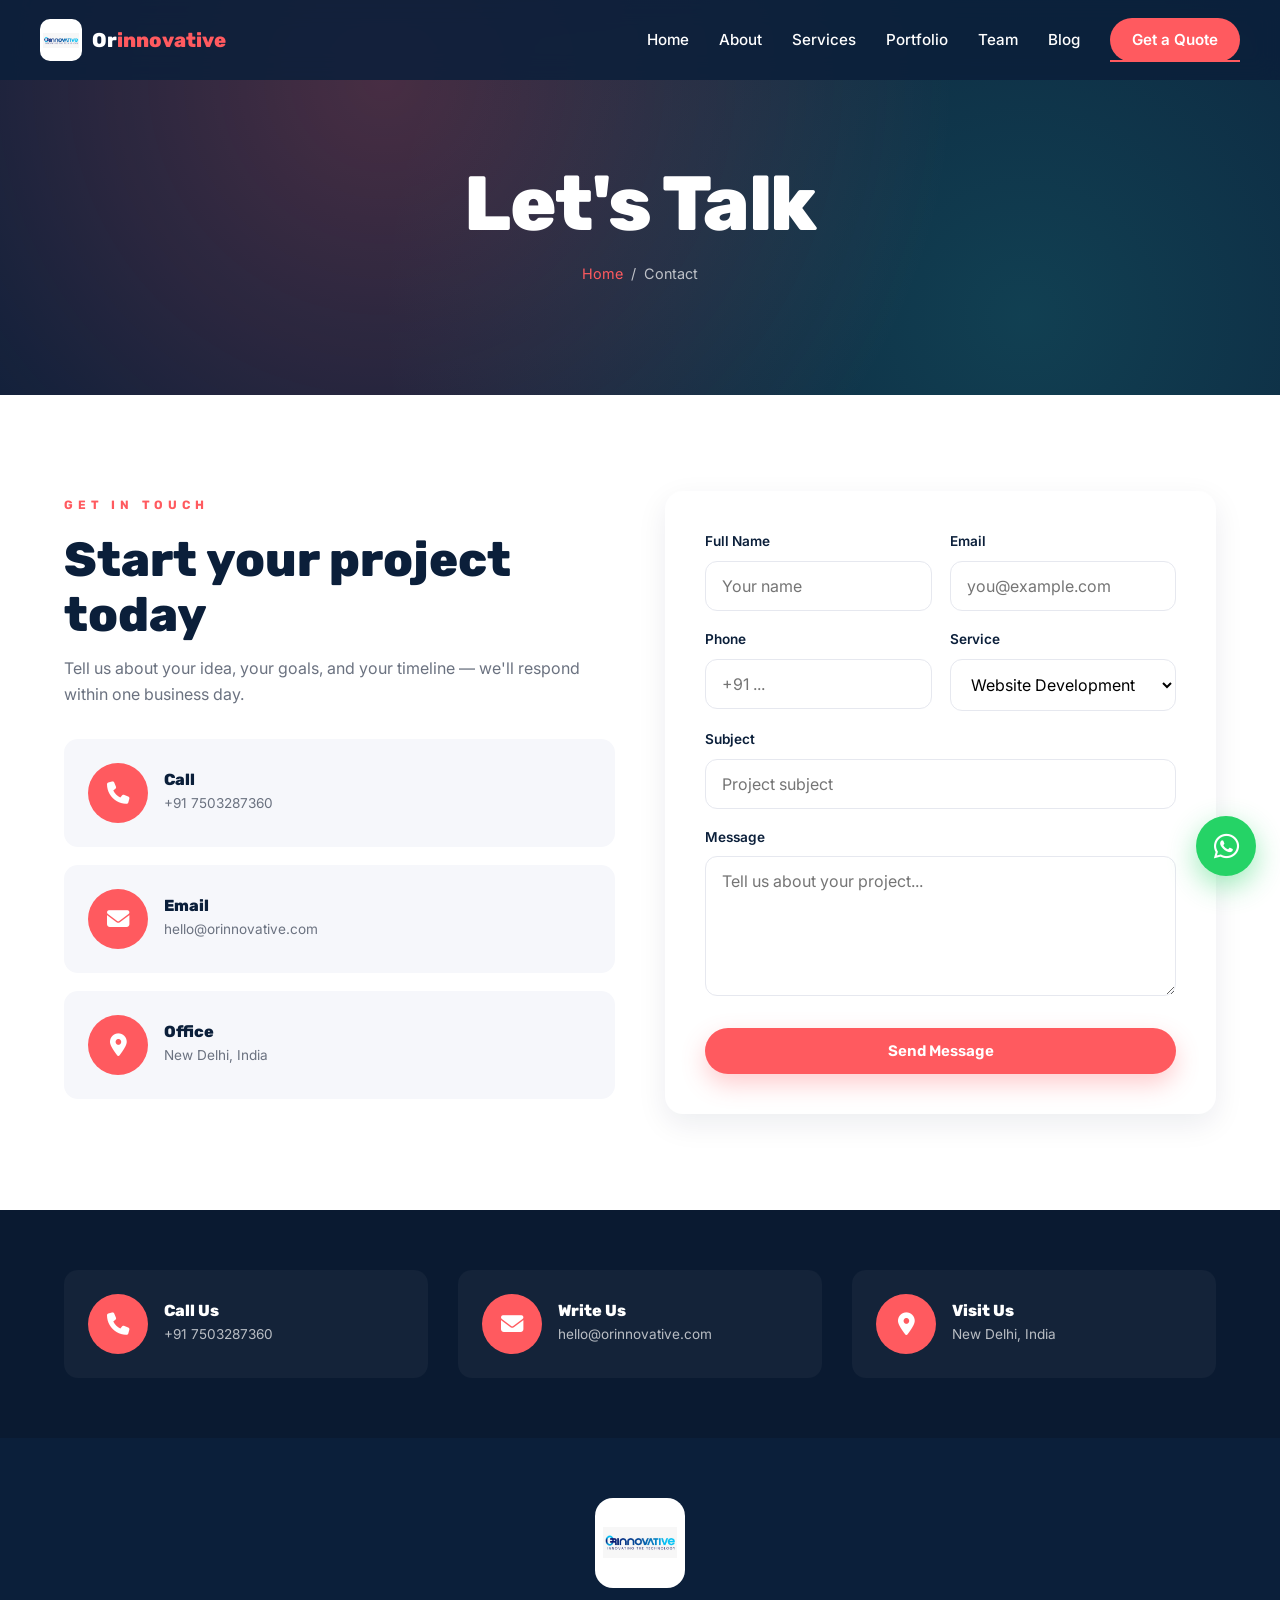
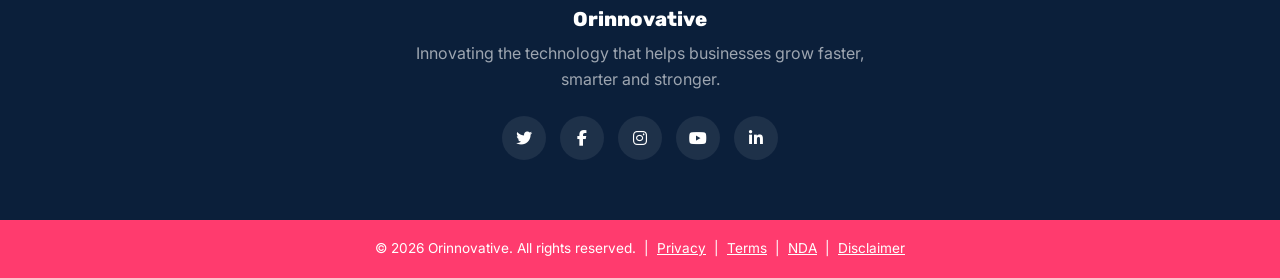
<file: contact.html>
<!DOCTYPE html>
<html lang="en">
<head>
<meta charset="UTF-8" />
<meta name="viewport" content="width=device-width, initial-scale=1.0" />
<title>Contact Us — Orinnovative</title>
<meta name="description" content="Get in touch with Orinnovative — quote requests, partnerships and free consultations." />
<link rel="icon" href="images/logo.jpeg" />
<link rel="preconnect" href="https://fonts.googleapis.com">
<link rel="preconnect" href="https://fonts.gstatic.com" crossorigin>
<link href="https://fonts.googleapis.com/css2?family=Rubik:wght@400;500;600;700;800;900&family=Inter:wght@300;400;500;600;700&display=swap" rel="stylesheet">
<link rel="stylesheet" href="https://cdnjs.cloudflare.com/ajax/libs/font-awesome/6.5.1/css/all.min.css">
<link rel="stylesheet" href="css/style.css">
</head>
<body>

<header class="header">
  <div class="container nav">
    <a class="brand" href="index.html">
      <img src="images/logo.jpeg" alt="Orinnovative logo" />
      <span>Or<em>innovative</em></span>
    </a>
    <nav class="menu">
      <a href="index.html">Home</a>
      <a href="about.html">About</a>
      <a href="services.html">Services</a>
      <a href="portfolio.html">Portfolio</a>
      <a href="team.html">Team</a>
      <a href="blog.html">Blog</a>
      <a href="contact.html" class="cta">Get a Quote</a>
    </nav>
    <button class="burger" aria-label="Menu">&#9776;</button>
  </div>
</header>

<section class="page-hero">
  <div class="container">
    <h1 class="reveal">Let's Talk</h1>
    <div class="crumbs reveal delay-1"><a href="index.html">Home</a> &nbsp;/&nbsp; Contact</div>
  </div>
</section>

<section>
  <div class="container">
    <div class="grid grid-2" style="gap:50px;align-items:start">
      <div class="reveal-left">
        <p class="eyebrow">Get in touch</p>
        <h2>Start your project today</h2>
        <p style="margin-top:14px">Tell us about your idea, your goals, and your timeline — we'll respond within one business day.</p>
        <div style="margin-top:32px;display:flex;flex-direction:column;gap:18px">
          <div class="contact-card" style="background:var(--soft)"><div class="ic"><i class="fa-solid fa-phone"></i></div><div><h4 style="color:var(--navy)">Call</h4><p style="color:var(--muted)">+91 7503287360</p></div></div>
          <div class="contact-card" style="background:var(--soft)"><div class="ic"><i class="fa-solid fa-envelope"></i></div><div><h4 style="color:var(--navy)">Email</h4><p style="color:var(--muted)">hello@orinnovative.com</p></div></div>
          <div class="contact-card" style="background:var(--soft)"><div class="ic"><i class="fa-solid fa-location-dot"></i></div><div><h4 style="color:var(--navy)">Office</h4><p style="color:var(--muted)">New Delhi, India</p></div></div>
        </div>
      </div>
      <form id="contact-form" class="form-card reveal-right">
        <div class="form-row">
          <div class="field"><label>Full Name</label><input required type="text" placeholder="Your name"></div>
          <div class="field"><label>Email</label><input required type="email" placeholder="you@example.com"></div>
        </div>
        <div class="form-row">
          <div class="field"><label>Phone</label><input type="tel" placeholder="+91 ..."></div>
          <div class="field"><label>Service</label><select><option>Website Development</option><option>Mobile App</option><option>Custom Software</option><option>Blockchain</option><option>UI/UX Design</option><option>Digital Marketing</option></select></div>
        </div>
        <div class="field" style="margin-bottom:18px"><label>Subject</label><input type="text" placeholder="Project subject"></div>
        <div class="field" style="margin-bottom:24px"><label>Message</label><textarea required placeholder="Tell us about your project..."></textarea></div>
        <button type="submit" class="btn btn-solid" style="width:100%;justify-content:center">Send Message</button>
      </form>
    </div>
  </div>
</section>

<footer class="footer">
  <div class="contact-band">
    <div class="container">
      <div class="grid grid-3">
        <div class="contact-card reveal"><div class="ic"><i class="fa-solid fa-phone"></i></div><div><h4>Call Us</h4><p>+91 7503287360</p></div></div>
        <div class="contact-card reveal delay-1"><div class="ic"><i class="fa-solid fa-envelope"></i></div><div><h4>Write Us</h4><p>hello@orinnovative.com</p></div></div>
        <div class="contact-card reveal delay-2"><div class="ic"><i class="fa-solid fa-location-dot"></i></div><div><h4>Visit Us</h4><p>New Delhi, India</p></div></div>
      </div>
    </div>
  </div>
  <div class="footer-mid">
    <div class="container">
      <img src="images/logo.jpeg" alt="Orinnovative" />
      <h3 style="color:#fff">Orinnovative</h3>
      <p style="color:rgba(255,255,255,.6);max-width:480px;margin:10px auto 0">Innovating the technology that helps businesses grow faster, smarter and stronger.</p>
      <div class="socials">
        <a href="#" aria-label="Twitter"><i class="fa-brands fa-twitter"></i></a>
        <a href="#" aria-label="Facebook"><i class="fa-brands fa-facebook-f"></i></a>
        <a href="#" aria-label="Instagram"><i class="fa-brands fa-instagram"></i></a>
        <a href="#" aria-label="YouTube"><i class="fa-brands fa-youtube"></i></a>
        <a href="#" aria-label="LinkedIn"><i class="fa-brands fa-linkedin-in"></i></a>
      </div>
    </div>
  </div>
  <div class="copy">
    <div class="container">© 2026 Orinnovative. All rights reserved. &nbsp;|&nbsp; <a href="privacy.html">Privacy</a> &nbsp;|&nbsp; <a href="terms.html">Terms</a> &nbsp;|&nbsp; <a href="nda.html">NDA</a> &nbsp;|&nbsp; <a href="disclaimer.html">Disclaimer</a></div>
  </div>
</footer>
<a class="wa" href="https://wa.me/917503287360" target="_blank" rel="noopener" aria-label="WhatsApp"><i class="fa-brands fa-whatsapp"></i></a>
<script src="js/main.js"></script>
</body>
</html>
</file>
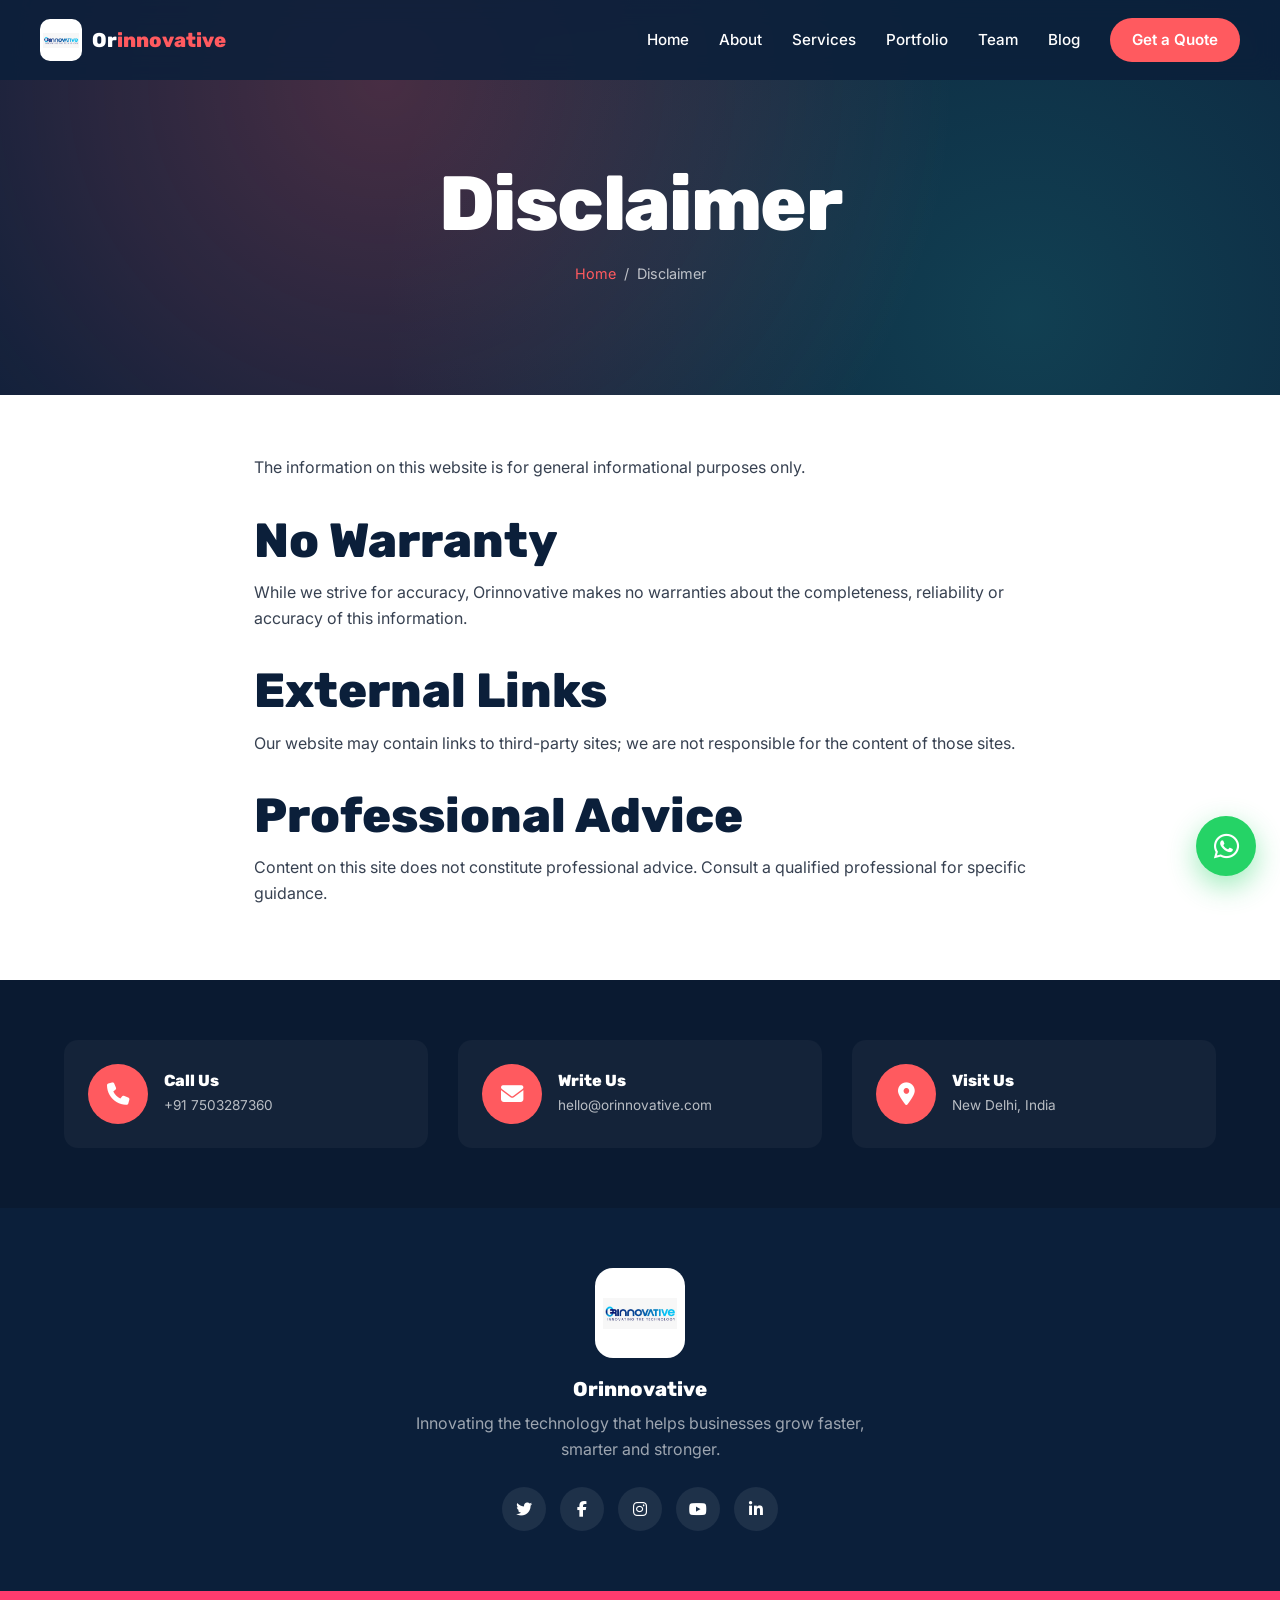
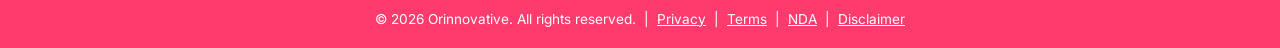
<file: disclaimer.html>
<!DOCTYPE html>
<html lang="en">
<head>
<meta charset="UTF-8" />
<meta name="viewport" content="width=device-width, initial-scale=1.0" />
<title>Disclaimer — Orinnovative</title>
<meta name="description" content="Disclaimer — Orinnovative" />
<link rel="icon" href="images/logo.jpeg" />
<link rel="preconnect" href="https://fonts.googleapis.com">
<link rel="preconnect" href="https://fonts.gstatic.com" crossorigin>
<link href="https://fonts.googleapis.com/css2?family=Rubik:wght@400;500;600;700;800;900&family=Inter:wght@300;400;500;600;700&display=swap" rel="stylesheet">
<link rel="stylesheet" href="https://cdnjs.cloudflare.com/ajax/libs/font-awesome/6.5.1/css/all.min.css">
<link rel="stylesheet" href="css/style.css">
</head>
<body>

<header class="header">
  <div class="container nav">
    <a class="brand" href="index.html">
      <img src="images/logo.jpeg" alt="Orinnovative logo" />
      <span>Or<em>innovative</em></span>
    </a>
    <nav class="menu">
      <a href="index.html">Home</a>
      <a href="about.html">About</a>
      <a href="services.html">Services</a>
      <a href="portfolio.html">Portfolio</a>
      <a href="team.html">Team</a>
      <a href="blog.html">Blog</a>
      <a href="contact.html" class="cta">Get a Quote</a>
    </nav>
    <button class="burger" aria-label="Menu">&#9776;</button>
  </div>
</header>

<section class="page-hero">
  <div class="container">
    <h1 class="reveal">Disclaimer</h1>
    <div class="crumbs reveal delay-1"><a href="index.html">Home</a> &nbsp;/&nbsp; Disclaimer</div>
  </div>
</section>
<section class="legal"><div class="container" style="max-width:820px">
<p>The information on this website is for general informational purposes only.</p>
<h2>No Warranty</h2><p>While we strive for accuracy, Orinnovative makes no warranties about the completeness, reliability or accuracy of this information.</p>
<h2>External Links</h2><p>Our website may contain links to third-party sites; we are not responsible for the content of those sites.</p>
<h2>Professional Advice</h2><p>Content on this site does not constitute professional advice. Consult a qualified professional for specific guidance.</p>
</div></section>
<footer class="footer">
  <div class="contact-band">
    <div class="container">
      <div class="grid grid-3">
        <div class="contact-card reveal"><div class="ic"><i class="fa-solid fa-phone"></i></div><div><h4>Call Us</h4><p>+91 7503287360</p></div></div>
        <div class="contact-card reveal delay-1"><div class="ic"><i class="fa-solid fa-envelope"></i></div><div><h4>Write Us</h4><p>hello@orinnovative.com</p></div></div>
        <div class="contact-card reveal delay-2"><div class="ic"><i class="fa-solid fa-location-dot"></i></div><div><h4>Visit Us</h4><p>New Delhi, India</p></div></div>
      </div>
    </div>
  </div>
  <div class="footer-mid">
    <div class="container">
      <img src="images/logo.jpeg" alt="Orinnovative" />
      <h3 style="color:#fff">Orinnovative</h3>
      <p style="color:rgba(255,255,255,.6);max-width:480px;margin:10px auto 0">Innovating the technology that helps businesses grow faster, smarter and stronger.</p>
      <div class="socials">
        <a href="#" aria-label="Twitter"><i class="fa-brands fa-twitter"></i></a>
        <a href="#" aria-label="Facebook"><i class="fa-brands fa-facebook-f"></i></a>
        <a href="#" aria-label="Instagram"><i class="fa-brands fa-instagram"></i></a>
        <a href="#" aria-label="YouTube"><i class="fa-brands fa-youtube"></i></a>
        <a href="#" aria-label="LinkedIn"><i class="fa-brands fa-linkedin-in"></i></a>
      </div>
    </div>
  </div>
  <div class="copy">
    <div class="container">© 2026 Orinnovative. All rights reserved. &nbsp;|&nbsp; <a href="privacy.html">Privacy</a> &nbsp;|&nbsp; <a href="terms.html">Terms</a> &nbsp;|&nbsp; <a href="nda.html">NDA</a> &nbsp;|&nbsp; <a href="disclaimer.html">Disclaimer</a></div>
  </div>
</footer>
<a class="wa" href="https://wa.me/917503287360" target="_blank" rel="noopener" aria-label="WhatsApp"><i class="fa-brands fa-whatsapp"></i></a>
<script src="js/main.js"></script>
</body>
</html>
</file>
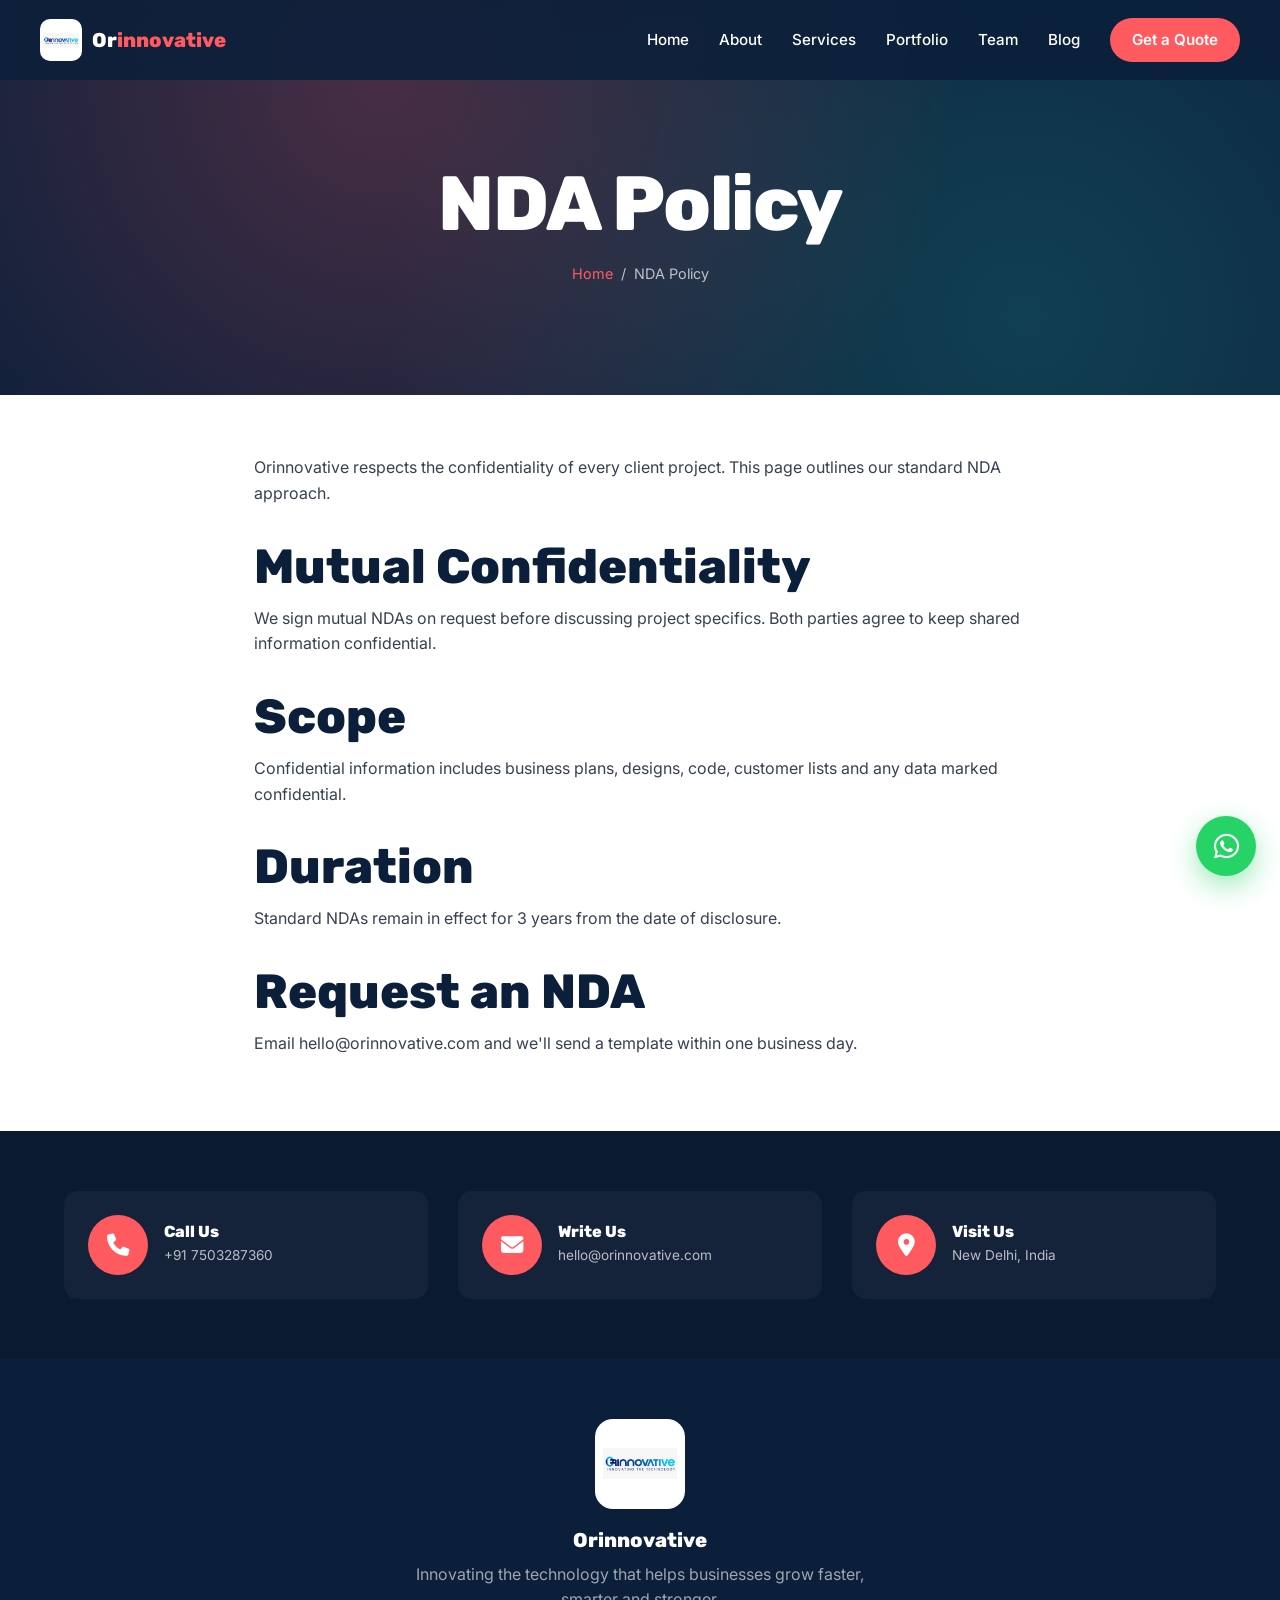
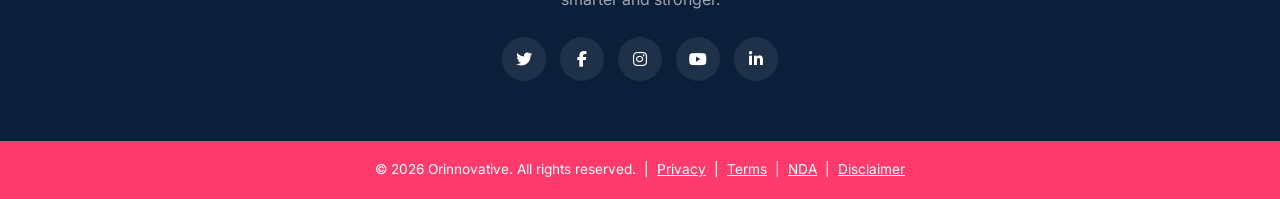
<file: nda.html>
<!DOCTYPE html>
<html lang="en">
<head>
<meta charset="UTF-8" />
<meta name="viewport" content="width=device-width, initial-scale=1.0" />
<title>NDA Policy — Orinnovative</title>
<meta name="description" content="NDA Policy — Orinnovative" />
<link rel="icon" href="images/logo.jpeg" />
<link rel="preconnect" href="https://fonts.googleapis.com">
<link rel="preconnect" href="https://fonts.gstatic.com" crossorigin>
<link href="https://fonts.googleapis.com/css2?family=Rubik:wght@400;500;600;700;800;900&family=Inter:wght@300;400;500;600;700&display=swap" rel="stylesheet">
<link rel="stylesheet" href="https://cdnjs.cloudflare.com/ajax/libs/font-awesome/6.5.1/css/all.min.css">
<link rel="stylesheet" href="css/style.css">
</head>
<body>

<header class="header">
  <div class="container nav">
    <a class="brand" href="index.html">
      <img src="images/logo.jpeg" alt="Orinnovative logo" />
      <span>Or<em>innovative</em></span>
    </a>
    <nav class="menu">
      <a href="index.html">Home</a>
      <a href="about.html">About</a>
      <a href="services.html">Services</a>
      <a href="portfolio.html">Portfolio</a>
      <a href="team.html">Team</a>
      <a href="blog.html">Blog</a>
      <a href="contact.html" class="cta">Get a Quote</a>
    </nav>
    <button class="burger" aria-label="Menu">&#9776;</button>
  </div>
</header>

<section class="page-hero">
  <div class="container">
    <h1 class="reveal">NDA Policy</h1>
    <div class="crumbs reveal delay-1"><a href="index.html">Home</a> &nbsp;/&nbsp; NDA Policy</div>
  </div>
</section>
<section class="legal"><div class="container" style="max-width:820px">
<p>Orinnovative respects the confidentiality of every client project. This page outlines our standard NDA approach.</p>
<h2>Mutual Confidentiality</h2><p>We sign mutual NDAs on request before discussing project specifics. Both parties agree to keep shared information confidential.</p>
<h2>Scope</h2><p>Confidential information includes business plans, designs, code, customer lists and any data marked confidential.</p>
<h2>Duration</h2><p>Standard NDAs remain in effect for 3 years from the date of disclosure.</p>
<h2>Request an NDA</h2><p>Email hello@orinnovative.com and we'll send a template within one business day.</p>
</div></section>
<footer class="footer">
  <div class="contact-band">
    <div class="container">
      <div class="grid grid-3">
        <div class="contact-card reveal"><div class="ic"><i class="fa-solid fa-phone"></i></div><div><h4>Call Us</h4><p>+91 7503287360</p></div></div>
        <div class="contact-card reveal delay-1"><div class="ic"><i class="fa-solid fa-envelope"></i></div><div><h4>Write Us</h4><p>hello@orinnovative.com</p></div></div>
        <div class="contact-card reveal delay-2"><div class="ic"><i class="fa-solid fa-location-dot"></i></div><div><h4>Visit Us</h4><p>New Delhi, India</p></div></div>
      </div>
    </div>
  </div>
  <div class="footer-mid">
    <div class="container">
      <img src="images/logo.jpeg" alt="Orinnovative" />
      <h3 style="color:#fff">Orinnovative</h3>
      <p style="color:rgba(255,255,255,.6);max-width:480px;margin:10px auto 0">Innovating the technology that helps businesses grow faster, smarter and stronger.</p>
      <div class="socials">
        <a href="#" aria-label="Twitter"><i class="fa-brands fa-twitter"></i></a>
        <a href="#" aria-label="Facebook"><i class="fa-brands fa-facebook-f"></i></a>
        <a href="#" aria-label="Instagram"><i class="fa-brands fa-instagram"></i></a>
        <a href="#" aria-label="YouTube"><i class="fa-brands fa-youtube"></i></a>
        <a href="#" aria-label="LinkedIn"><i class="fa-brands fa-linkedin-in"></i></a>
      </div>
    </div>
  </div>
  <div class="copy">
    <div class="container">© 2026 Orinnovative. All rights reserved. &nbsp;|&nbsp; <a href="privacy.html">Privacy</a> &nbsp;|&nbsp; <a href="terms.html">Terms</a> &nbsp;|&nbsp; <a href="nda.html">NDA</a> &nbsp;|&nbsp; <a href="disclaimer.html">Disclaimer</a></div>
  </div>
</footer>
<a class="wa" href="https://wa.me/917503287360" target="_blank" rel="noopener" aria-label="WhatsApp"><i class="fa-brands fa-whatsapp"></i></a>
<script src="js/main.js"></script>
</body>
</html>
</file>
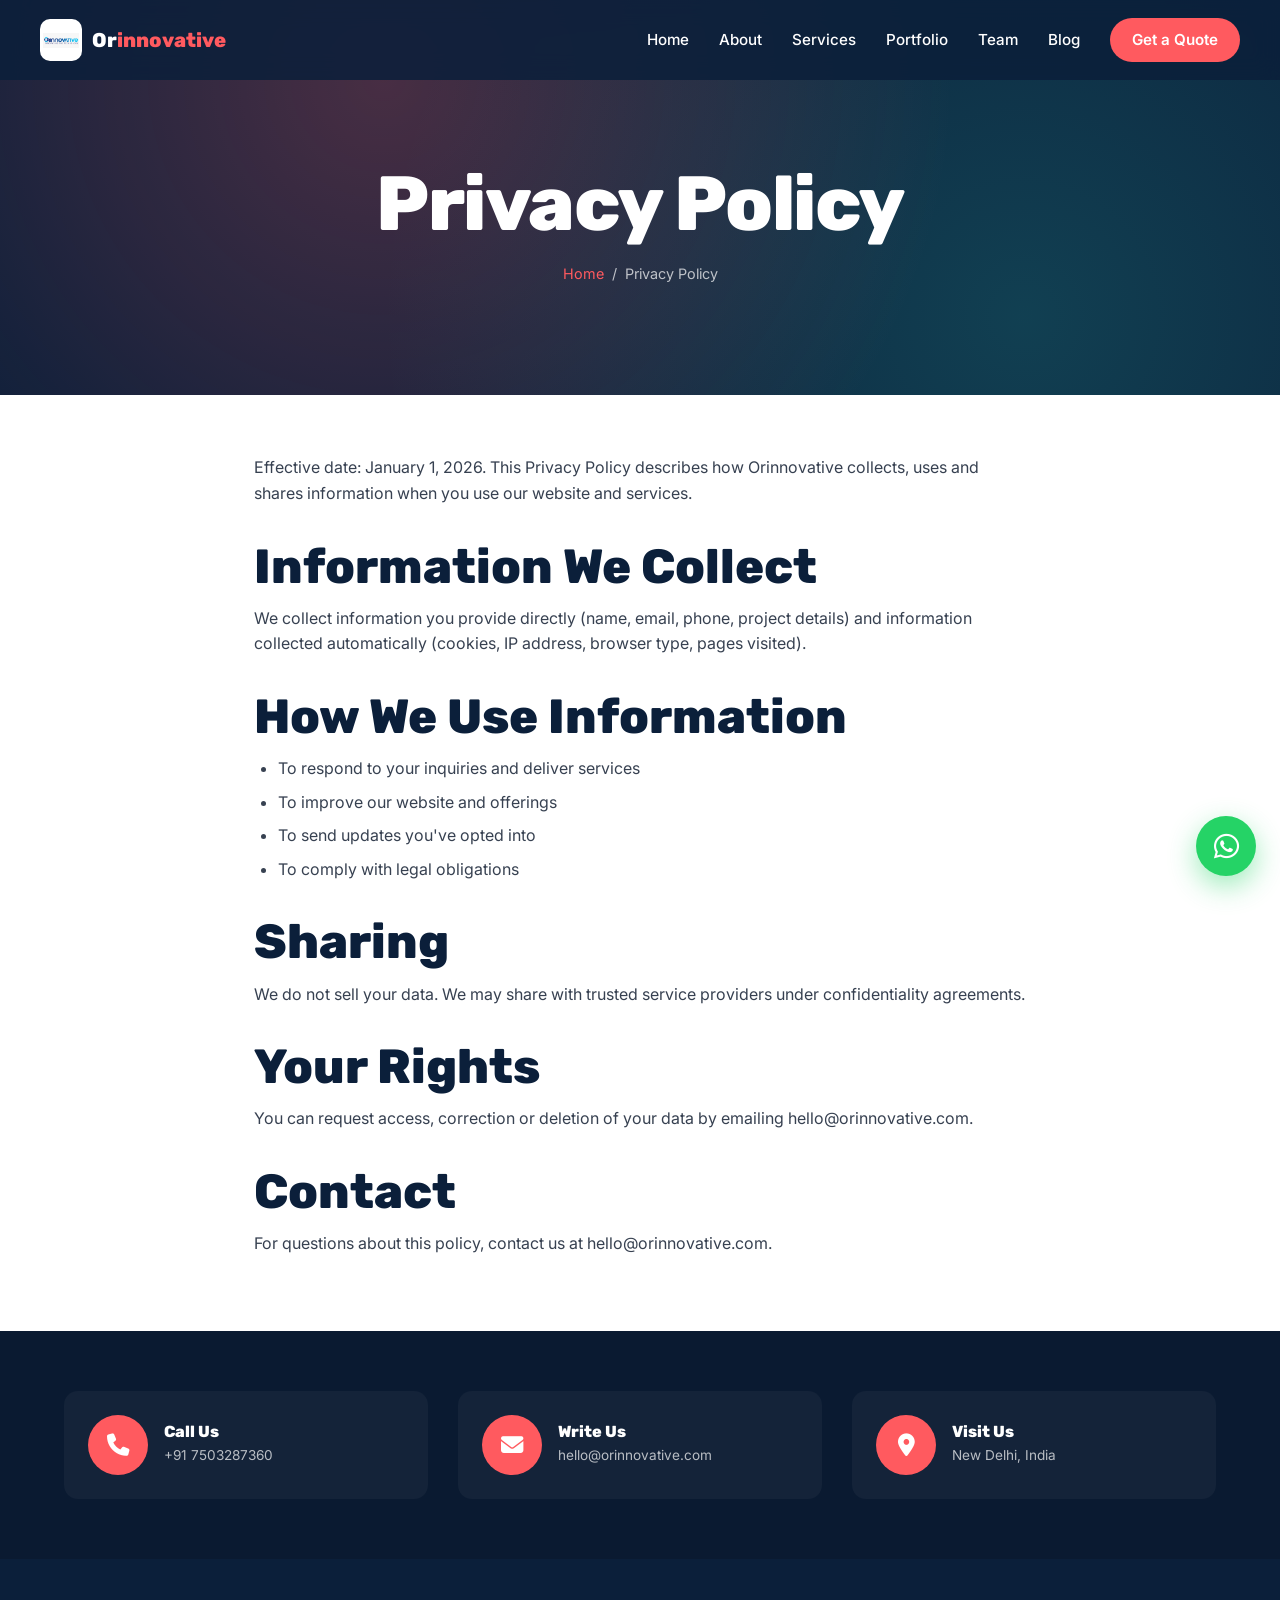
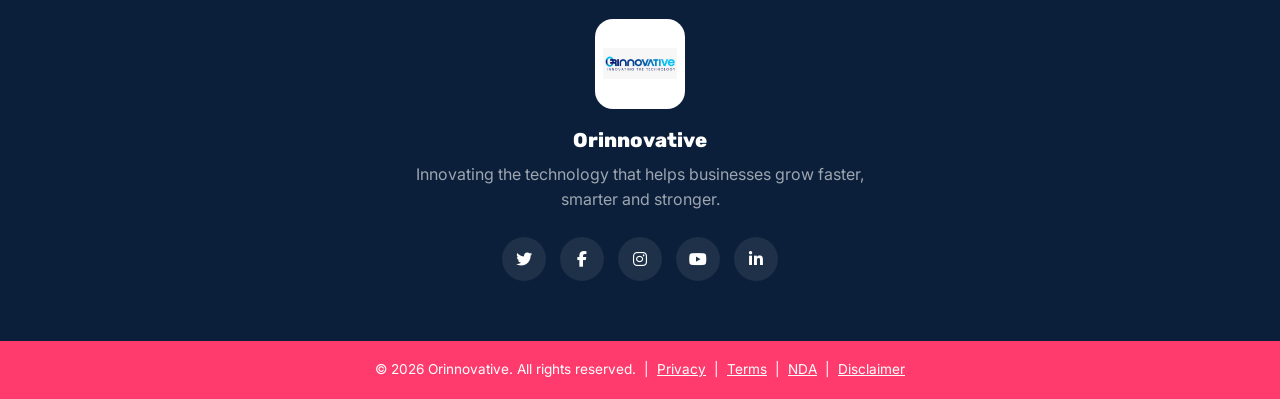
<file: privacy.html>
<!DOCTYPE html>
<html lang="en">
<head>
<meta charset="UTF-8" />
<meta name="viewport" content="width=device-width, initial-scale=1.0" />
<title>Privacy Policy — Orinnovative</title>
<meta name="description" content="Privacy Policy — Orinnovative" />
<link rel="icon" href="images/logo.jpeg" />
<link rel="preconnect" href="https://fonts.googleapis.com">
<link rel="preconnect" href="https://fonts.gstatic.com" crossorigin>
<link href="https://fonts.googleapis.com/css2?family=Rubik:wght@400;500;600;700;800;900&family=Inter:wght@300;400;500;600;700&display=swap" rel="stylesheet">
<link rel="stylesheet" href="https://cdnjs.cloudflare.com/ajax/libs/font-awesome/6.5.1/css/all.min.css">
<link rel="stylesheet" href="css/style.css">
</head>
<body>

<header class="header">
  <div class="container nav">
    <a class="brand" href="index.html">
      <img src="images/logo.jpeg" alt="Orinnovative logo" />
      <span>Or<em>innovative</em></span>
    </a>
    <nav class="menu">
      <a href="index.html">Home</a>
      <a href="about.html">About</a>
      <a href="services.html">Services</a>
      <a href="portfolio.html">Portfolio</a>
      <a href="team.html">Team</a>
      <a href="blog.html">Blog</a>
      <a href="contact.html" class="cta">Get a Quote</a>
    </nav>
    <button class="burger" aria-label="Menu">&#9776;</button>
  </div>
</header>

<section class="page-hero">
  <div class="container">
    <h1 class="reveal">Privacy Policy</h1>
    <div class="crumbs reveal delay-1"><a href="index.html">Home</a> &nbsp;/&nbsp; Privacy Policy</div>
  </div>
</section>
<section class="legal"><div class="container" style="max-width:820px">
<p>Effective date: January 1, 2026. This Privacy Policy describes how Orinnovative collects, uses and shares information when you use our website and services.</p>
<h2>Information We Collect</h2>
<p>We collect information you provide directly (name, email, phone, project details) and information collected automatically (cookies, IP address, browser type, pages visited).</p>
<h2>How We Use Information</h2>
<ul><li>To respond to your inquiries and deliver services</li><li>To improve our website and offerings</li><li>To send updates you've opted into</li><li>To comply with legal obligations</li></ul>
<h2>Sharing</h2><p>We do not sell your data. We may share with trusted service providers under confidentiality agreements.</p>
<h2>Your Rights</h2><p>You can request access, correction or deletion of your data by emailing hello@orinnovative.com.</p>
<h2>Contact</h2><p>For questions about this policy, contact us at hello@orinnovative.com.</p>
</div></section>
<footer class="footer">
  <div class="contact-band">
    <div class="container">
      <div class="grid grid-3">
        <div class="contact-card reveal"><div class="ic"><i class="fa-solid fa-phone"></i></div><div><h4>Call Us</h4><p>+91 7503287360</p></div></div>
        <div class="contact-card reveal delay-1"><div class="ic"><i class="fa-solid fa-envelope"></i></div><div><h4>Write Us</h4><p>hello@orinnovative.com</p></div></div>
        <div class="contact-card reveal delay-2"><div class="ic"><i class="fa-solid fa-location-dot"></i></div><div><h4>Visit Us</h4><p>New Delhi, India</p></div></div>
      </div>
    </div>
  </div>
  <div class="footer-mid">
    <div class="container">
      <img src="images/logo.jpeg" alt="Orinnovative" />
      <h3 style="color:#fff">Orinnovative</h3>
      <p style="color:rgba(255,255,255,.6);max-width:480px;margin:10px auto 0">Innovating the technology that helps businesses grow faster, smarter and stronger.</p>
      <div class="socials">
        <a href="#" aria-label="Twitter"><i class="fa-brands fa-twitter"></i></a>
        <a href="#" aria-label="Facebook"><i class="fa-brands fa-facebook-f"></i></a>
        <a href="#" aria-label="Instagram"><i class="fa-brands fa-instagram"></i></a>
        <a href="#" aria-label="YouTube"><i class="fa-brands fa-youtube"></i></a>
        <a href="#" aria-label="LinkedIn"><i class="fa-brands fa-linkedin-in"></i></a>
      </div>
    </div>
  </div>
  <div class="copy">
    <div class="container">© 2026 Orinnovative. All rights reserved. &nbsp;|&nbsp; <a href="privacy.html">Privacy</a> &nbsp;|&nbsp; <a href="terms.html">Terms</a> &nbsp;|&nbsp; <a href="nda.html">NDA</a> &nbsp;|&nbsp; <a href="disclaimer.html">Disclaimer</a></div>
  </div>
</footer>
<a class="wa" href="https://wa.me/917503287360" target="_blank" rel="noopener" aria-label="WhatsApp"><i class="fa-brands fa-whatsapp"></i></a>
<script src="js/main.js"></script>
</body>
</html>
</file>
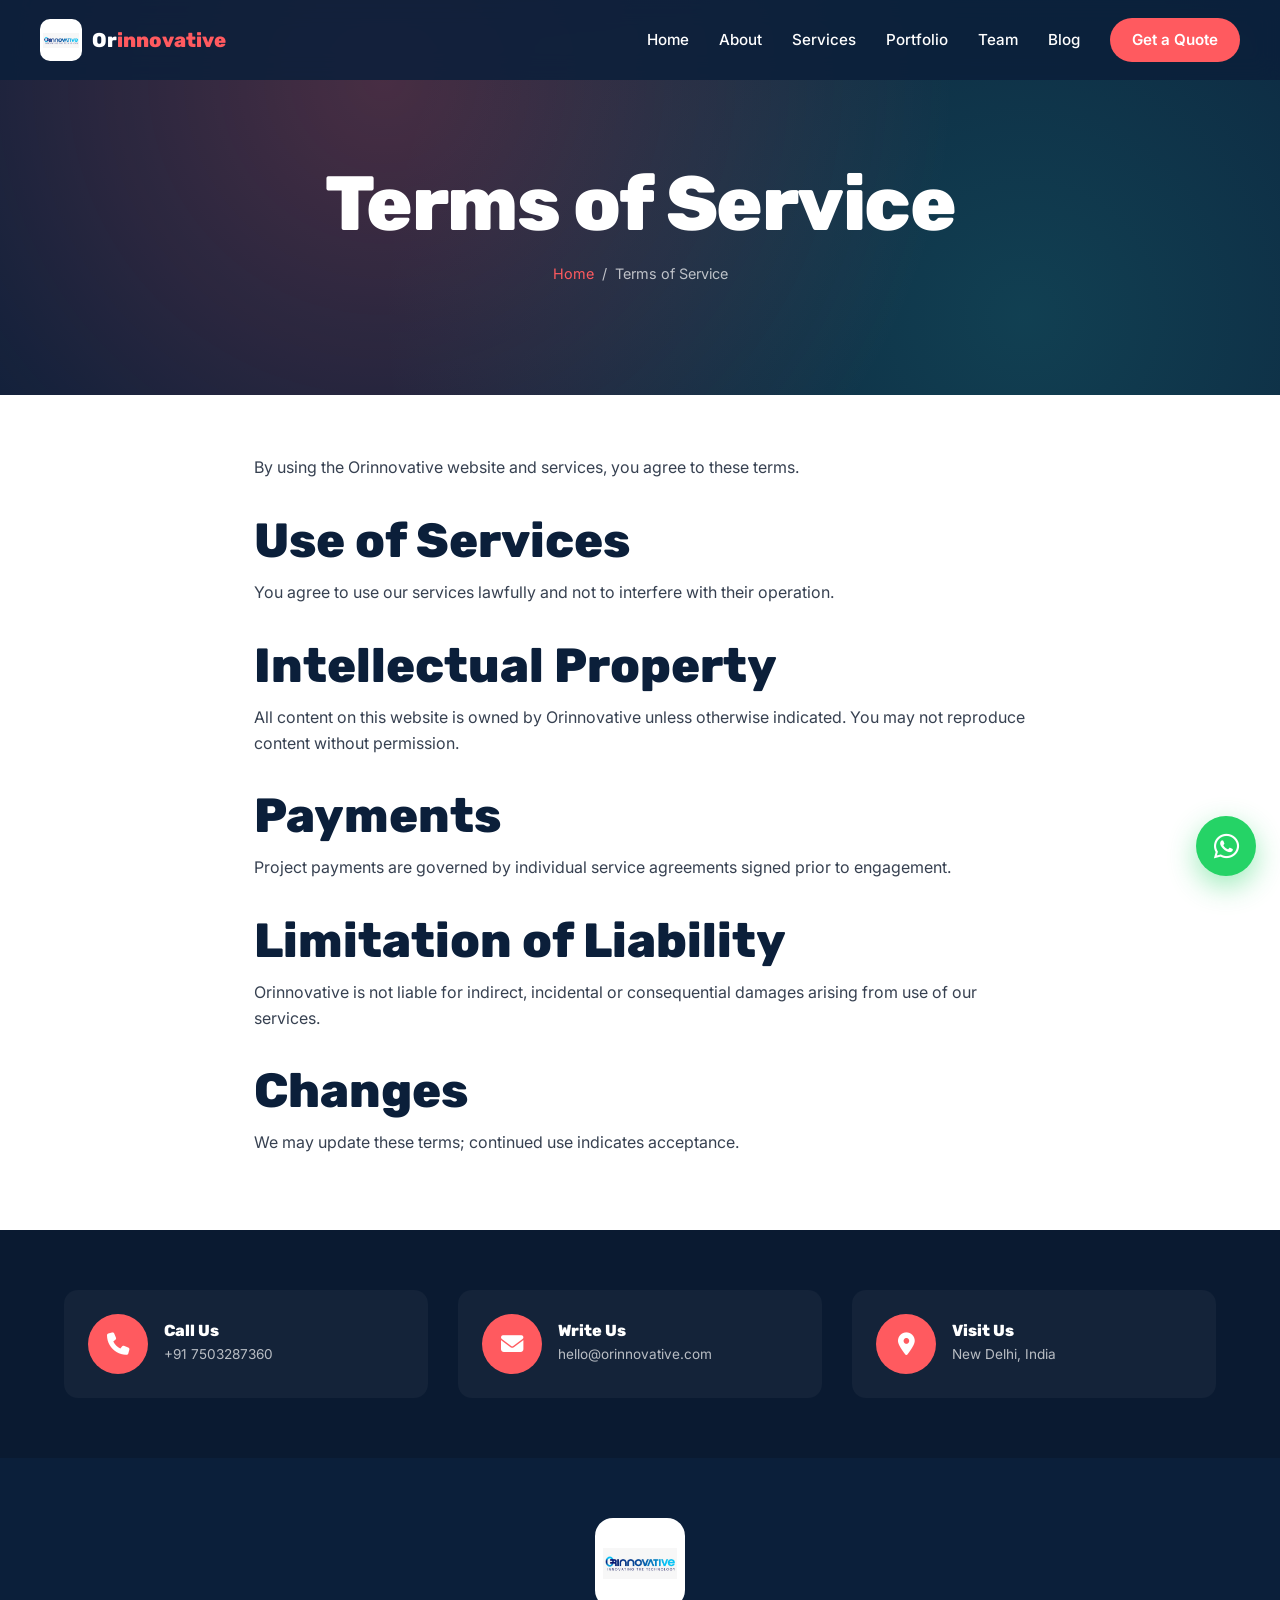
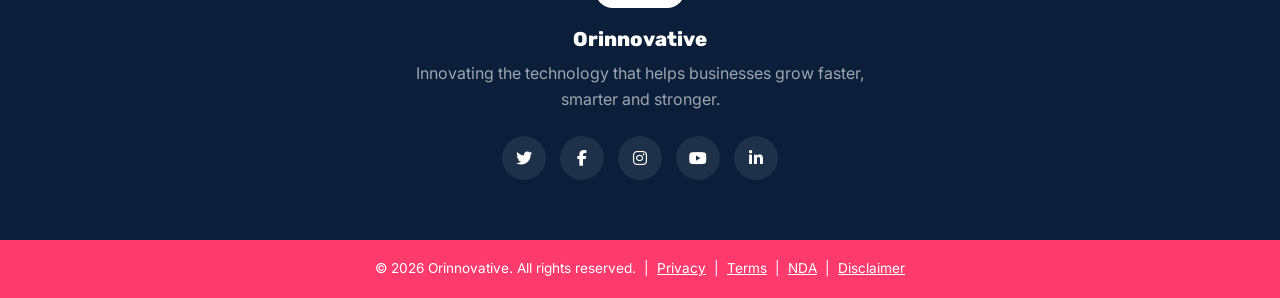
<file: terms.html>
<!DOCTYPE html>
<html lang="en">
<head>
<meta charset="UTF-8" />
<meta name="viewport" content="width=device-width, initial-scale=1.0" />
<title>Terms of Service — Orinnovative</title>
<meta name="description" content="Terms of Service — Orinnovative" />
<link rel="icon" href="images/logo.jpeg" />
<link rel="preconnect" href="https://fonts.googleapis.com">
<link rel="preconnect" href="https://fonts.gstatic.com" crossorigin>
<link href="https://fonts.googleapis.com/css2?family=Rubik:wght@400;500;600;700;800;900&family=Inter:wght@300;400;500;600;700&display=swap" rel="stylesheet">
<link rel="stylesheet" href="https://cdnjs.cloudflare.com/ajax/libs/font-awesome/6.5.1/css/all.min.css">
<link rel="stylesheet" href="css/style.css">
</head>
<body>

<header class="header">
  <div class="container nav">
    <a class="brand" href="index.html">
      <img src="images/logo.jpeg" alt="Orinnovative logo" />
      <span>Or<em>innovative</em></span>
    </a>
    <nav class="menu">
      <a href="index.html">Home</a>
      <a href="about.html">About</a>
      <a href="services.html">Services</a>
      <a href="portfolio.html">Portfolio</a>
      <a href="team.html">Team</a>
      <a href="blog.html">Blog</a>
      <a href="contact.html" class="cta">Get a Quote</a>
    </nav>
    <button class="burger" aria-label="Menu">&#9776;</button>
  </div>
</header>

<section class="page-hero">
  <div class="container">
    <h1 class="reveal">Terms of Service</h1>
    <div class="crumbs reveal delay-1"><a href="index.html">Home</a> &nbsp;/&nbsp; Terms of Service</div>
  </div>
</section>
<section class="legal"><div class="container" style="max-width:820px">
<p>By using the Orinnovative website and services, you agree to these terms.</p>
<h2>Use of Services</h2><p>You agree to use our services lawfully and not to interfere with their operation.</p>
<h2>Intellectual Property</h2><p>All content on this website is owned by Orinnovative unless otherwise indicated. You may not reproduce content without permission.</p>
<h2>Payments</h2><p>Project payments are governed by individual service agreements signed prior to engagement.</p>
<h2>Limitation of Liability</h2><p>Orinnovative is not liable for indirect, incidental or consequential damages arising from use of our services.</p>
<h2>Changes</h2><p>We may update these terms; continued use indicates acceptance.</p>
</div></section>
<footer class="footer">
  <div class="contact-band">
    <div class="container">
      <div class="grid grid-3">
        <div class="contact-card reveal"><div class="ic"><i class="fa-solid fa-phone"></i></div><div><h4>Call Us</h4><p>+91 7503287360</p></div></div>
        <div class="contact-card reveal delay-1"><div class="ic"><i class="fa-solid fa-envelope"></i></div><div><h4>Write Us</h4><p>hello@orinnovative.com</p></div></div>
        <div class="contact-card reveal delay-2"><div class="ic"><i class="fa-solid fa-location-dot"></i></div><div><h4>Visit Us</h4><p>New Delhi, India</p></div></div>
      </div>
    </div>
  </div>
  <div class="footer-mid">
    <div class="container">
      <img src="images/logo.jpeg" alt="Orinnovative" />
      <h3 style="color:#fff">Orinnovative</h3>
      <p style="color:rgba(255,255,255,.6);max-width:480px;margin:10px auto 0">Innovating the technology that helps businesses grow faster, smarter and stronger.</p>
      <div class="socials">
        <a href="#" aria-label="Twitter"><i class="fa-brands fa-twitter"></i></a>
        <a href="#" aria-label="Facebook"><i class="fa-brands fa-facebook-f"></i></a>
        <a href="#" aria-label="Instagram"><i class="fa-brands fa-instagram"></i></a>
        <a href="#" aria-label="YouTube"><i class="fa-brands fa-youtube"></i></a>
        <a href="#" aria-label="LinkedIn"><i class="fa-brands fa-linkedin-in"></i></a>
      </div>
    </div>
  </div>
  <div class="copy">
    <div class="container">© 2026 Orinnovative. All rights reserved. &nbsp;|&nbsp; <a href="privacy.html">Privacy</a> &nbsp;|&nbsp; <a href="terms.html">Terms</a> &nbsp;|&nbsp; <a href="nda.html">NDA</a> &nbsp;|&nbsp; <a href="disclaimer.html">Disclaimer</a></div>
  </div>
</footer>
<a class="wa" href="https://wa.me/917503287360" target="_blank" rel="noopener" aria-label="WhatsApp"><i class="fa-brands fa-whatsapp"></i></a>
<script src="js/main.js"></script>
</body>
</html>
</file>
<file: css/style.css>
/* Orinnovative — global styles */
:root{
  --navy:#0b1f3a;
  --navy-2:#0a1a31;
  --coral:#ff5a5f;
  --pink:#ff3b6e;
  --lime:#a3e635;
  --teal:#2dd4bf;
  --orange:#fb923c;
  --text:#1a2238;
  --muted:#6b7280;
  --bg:#ffffff;
  --soft:#f6f7fb;
  --border:#e6e8ef;
  --radius:18px;
  --shadow:0 10px 30px rgba(11,31,58,.08);
  --shadow-lg:0 25px 60px rgba(11,31,58,.18);
  --font-display:'Rubik',system-ui,sans-serif;
  --font-body:'Inter',system-ui,sans-serif;
}
*{box-sizing:border-box;margin:0;padding:0}
html{scroll-behavior:smooth}
body{font-family:var(--font-body);color:var(--text);background:#fff;line-height:1.6;-webkit-font-smoothing:antialiased}
img,video{max-width:100%;display:block}
a{color:inherit;text-decoration:none;transition:color .25s}
h1,h2,h3,h4,h5{font-family:var(--font-display);color:var(--navy);line-height:1.15;font-weight:800}
h1{font-size:clamp(2.4rem,6vw,5rem);letter-spacing:-.02em}
h2{font-size:clamp(1.8rem,4vw,3rem)}
h3{font-size:1.25rem}
p{color:var(--muted)}
.container{max-width:1200px;margin:0 auto;padding:0 24px}
section{padding:96px 0;position:relative}
.section-sm{padding:64px 0}
.text-center{text-align:center}
.eyebrow{color:var(--coral);font-family:var(--font-display);font-weight:700;letter-spacing:.4em;font-size:.75rem;text-transform:uppercase;margin-bottom:1rem;display:inline-block}
.lead{color:var(--muted);font-size:1.1rem;max-width:640px;margin:1.25rem auto 0}

/* Header */
.header{position:fixed;top:0;left:0;right:0;z-index:50;background:rgba(11,31,58,.85);backdrop-filter:blur(12px);transition:all .35s}
.header.scrolled{background:rgba(11,31,58,.98);box-shadow:0 4px 24px rgba(0,0,0,.25)}
.nav{display:flex;align-items:center;justify-content:space-between;padding:18px 0}
.brand{display:flex;align-items:center;gap:10px;color:#fff;font-family:var(--font-display);font-weight:800;font-size:1.25rem}
.brand img{width:42px;height:42px;border-radius:10px;object-fit:contain;background:#fff;padding:3px}
.brand span em{color:var(--coral);font-style:normal}
.menu{display:flex;gap:30px;align-items:center}
.menu a{color:#fff;font-weight:500;font-size:.95rem;position:relative;padding:6px 0}
.menu a::after{content:"";position:absolute;left:0;bottom:0;width:0;height:2px;background:var(--coral);transition:width .3s}
.menu a:hover::after,.menu a.active::after{width:100%}
.menu a:hover{color:var(--coral)}
.nav .cta{background:var(--coral);color:#fff;padding:10px 22px;border-radius:999px;font-weight:600;transition:transform .25s,box-shadow .25s}
.nav .cta:hover{transform:translateY(-2px);box-shadow:0 12px 24px rgba(255,90,95,.35)}
.burger{display:none;background:none;border:0;color:#fff;cursor:pointer;font-size:1.6rem}
@media(max-width:900px){
  .menu{position:fixed;top:78px;right:-100%;flex-direction:column;background:var(--navy);width:80%;max-width:320px;height:calc(100vh - 78px);padding:40px 30px;gap:22px;align-items:flex-start;transition:right .35s;box-shadow:-10px 0 30px rgba(0,0,0,.3)}
  .menu.open{right:0}
  .burger{display:block}
}

/* Buttons */
.btn{display:inline-flex;align-items:center;gap:8px;padding:14px 32px;border-radius:999px;font-weight:600;font-family:var(--font-display);font-size:.95rem;transition:all .3s;cursor:pointer;border:none}
.btn-solid{background:var(--coral);color:#fff;box-shadow:0 10px 24px rgba(255,90,95,.3)}
.btn-solid:hover{transform:translateY(-3px);box-shadow:0 16px 32px rgba(255,90,95,.45)}
.btn-outline{background:transparent;color:#fff;border:2px solid #fff}
.btn-outline:hover{background:#fff;color:var(--navy);transform:translateY(-3px)}
.btn-dark{background:var(--navy);color:#fff}
.btn-dark:hover{background:var(--coral);transform:translateY(-3px)}

/* Hero */
.hero{position:relative;min-height:100vh;display:flex;align-items:center;justify-content:center;color:#fff;text-align:center;overflow:hidden;background:var(--navy);padding-top:120px}
.hero video{position:absolute;inset:0;width:100%;height:100%;object-fit:cover;opacity:.35;z-index:0}
.hero::after{content:"";position:absolute;inset:0;background:linear-gradient(180deg,rgba(11,31,58,.8),rgba(11,31,58,.95));z-index:1}
.hero .container{position:relative;z-index:2}
.hero h1{color:#fff;text-transform:uppercase}
.hero h1 .accent{color:var(--coral)}
.hero p{color:rgba(255,255,255,.8);margin:24px auto 0;max-width:620px;font-size:1.1rem}
.hero .hero-cta{margin-top:36px;display:flex;gap:16px;justify-content:center;flex-wrap:wrap}
.hero .scroll-dot{position:absolute;bottom:30px;left:50%;transform:translateX(-50%);width:22px;height:36px;border:2px solid rgba(255,255,255,.4);border-radius:14px;display:flex;justify-content:center;padding-top:6px;z-index:2}
.hero .scroll-dot span{width:3px;height:8px;background:#fff;border-radius:2px;animation:scroll 1.6s infinite}
@keyframes scroll{0%{transform:translateY(0);opacity:1}100%{transform:translateY(14px);opacity:0}}

/* Diagonal */
.diagonal-top{clip-path:polygon(0 5%,100% 0,100% 100%,0 100%)}
.diagonal-bottom{clip-path:polygon(0 0,100% 0,100% 95%,0 100%)}

/* Page hero (subpages) */
.page-hero{background:var(--navy);color:#fff;padding:160px 0 110px;text-align:center;position:relative;overflow:hidden}
.page-hero::before{content:"";position:absolute;inset:0;background:radial-gradient(circle at 30% 20%,rgba(255,90,95,.25),transparent 60%),radial-gradient(circle at 80% 80%,rgba(45,212,191,.18),transparent 60%)}
.page-hero h1{color:#fff;position:relative}
.page-hero .crumbs{position:relative;margin-top:14px;color:rgba(255,255,255,.7);font-size:.9rem}
.page-hero .crumbs a{color:var(--coral)}

/* Services grid */
.grid{display:grid;gap:32px}
.grid-4{grid-template-columns:repeat(4,1fr)}
.grid-3{grid-template-columns:repeat(3,1fr)}
.grid-2{grid-template-columns:repeat(2,1fr)}
@media(max-width:980px){.grid-4{grid-template-columns:repeat(2,1fr)}.grid-3{grid-template-columns:repeat(2,1fr)}}
@media(max-width:620px){.grid-4,.grid-3,.grid-2{grid-template-columns:1fr}}

.service{text-align:center;padding:24px;border-radius:var(--radius);transition:all .4s;background:#fff}
.service:hover{transform:translateY(-10px);box-shadow:var(--shadow-lg)}
.service .icon{width:90px;height:90px;margin:0 auto 20px;border-radius:50%;background:linear-gradient(135deg,#fff,#fbe8e9);display:flex;align-items:center;justify-content:center;font-size:34px;color:var(--coral);box-shadow:0 8px 20px rgba(255,90,95,.15);transition:transform .4s}
.service:hover .icon{transform:scale(1.1) rotate(-6deg)}
.service h3{margin-bottom:8px}

/* Intro */
.intro{background:#fff;text-align:center}
.intro h2 span{color:var(--coral)}

/* Process */
.process{background:var(--navy);color:#fff}
.process h2{color:#fff}
.process .row{display:grid;grid-template-columns:1fr auto 1fr;gap:32px;align-items:center;margin-bottom:80px}
.process .row:nth-child(even){direction:rtl}
.process .row:nth-child(even) > *{direction:ltr}
.process .num{font-family:var(--font-display);font-size:6rem;font-weight:900;line-height:1}
.process .row:nth-child(1) .num{color:var(--coral)}
.process .row:nth-child(2) .num{color:var(--lime)}
.process .row:nth-child(3) .num{color:var(--teal)}
.process .row:nth-child(4) .num{color:var(--orange)}
.process .circle{width:230px;height:230px;border-radius:50%;overflow:hidden;border:6px solid rgba(255,255,255,.08);box-shadow:var(--shadow-lg)}
.process .circle img{width:100%;height:100%;object-fit:cover;transition:transform .8s}
.process .circle:hover img{transform:scale(1.1)}
.process .row .text p{color:rgba(255,255,255,.7);max-width:300px}
.process .row .title{font-family:var(--font-display);font-size:2rem;color:#fff;margin-top:8px}
@media(max-width:900px){.process .row{grid-template-columns:1fr;text-align:center}.process .row:nth-child(even){direction:ltr}.process .circle{margin:0 auto}.process .row .text p{margin:0 auto}}

/* Stats */
.stats{background:#fff;text-align:center}
.stat .num{font-family:var(--font-display);font-size:3rem;font-weight:900;color:var(--navy)}
.stat .lbl{letter-spacing:.2em;text-transform:uppercase;font-size:.8rem;color:var(--muted);margin-top:4px}
.stat i{font-size:2rem;color:var(--coral);margin-bottom:12px;display:block}

/* Portfolio */
.portfolio{background:var(--soft)}
.work{position:relative;border-radius:var(--radius);overflow:hidden;box-shadow:var(--shadow);transition:transform .5s,box-shadow .5s;background:#fff;cursor:pointer}
.work:hover{transform:translateY(-8px);box-shadow:var(--shadow-lg)}
.work .thumb{aspect-ratio:4/3;overflow:hidden}
.work .thumb img{width:100%;height:100%;object-fit:cover;transition:transform .8s}
.work:hover .thumb img{transform:scale(1.12)}
.work .ovl{position:absolute;inset:0;background:linear-gradient(180deg,transparent 40%,rgba(11,31,58,.92));opacity:0;transition:opacity .5s;display:flex;align-items:flex-end;padding:24px;color:#fff}
.work:hover .ovl{opacity:1}
.work .ovl .tag{color:var(--coral);font-size:.75rem;letter-spacing:.3em;text-transform:uppercase;font-family:var(--font-display);font-weight:700}
.work .ovl h3{color:#fff;margin-top:6px}

/* Testimonials */
.testi{background:var(--navy);color:#fff}
.testi h2{color:#fff}
.tcard{background:rgba(255,255,255,.05);padding:32px;border-radius:var(--radius);border:1px solid rgba(255,255,255,.08);transition:all .4s}
.tcard:hover{background:rgba(255,255,255,.1);transform:translateY(-6px)}
.tcard .q{color:var(--coral);font-size:1.6rem;margin-bottom:14px}
.tcard p{color:rgba(255,255,255,.8);font-style:italic;font-size:.95rem}
.tcard .who{margin-top:20px;padding-top:18px;border-top:1px solid rgba(255,255,255,.1)}
.tcard .who .name{font-family:var(--font-display);font-weight:600;color:#fff}
.tcard .who .role{color:var(--coral);font-size:.75rem;letter-spacing:.2em;text-transform:uppercase;margin-top:4px}

/* CTA */
.cta-band{text-align:center;background:#fff}
.cta-band h2 span{color:var(--coral)}

/* Footer */
.footer{background:var(--navy);color:#fff;position:relative}
.contact-band{background:var(--navy-2);padding:60px 0}
.contact-band .grid{grid-template-columns:repeat(3,1fr);gap:30px}
.contact-card{display:flex;gap:16px;align-items:center;padding:24px;border-radius:14px;background:rgba(255,255,255,.04);transition:all .35s}
.contact-card:hover{background:rgba(255,255,255,.08);transform:translateY(-4px)}
.contact-card .ic{width:60px;height:60px;border-radius:50%;background:var(--coral);display:flex;align-items:center;justify-content:center;color:#fff;font-size:1.4rem;flex-shrink:0}
.contact-card h4{color:#fff;font-size:1rem;margin-bottom:4px}
.contact-card p{color:rgba(255,255,255,.7);font-size:.85rem;margin:0}
@media(max-width:820px){.contact-band .grid{grid-template-columns:1fr}}

.footer-mid{padding:60px 0;text-align:center}
.footer-mid img{width:90px;height:90px;border-radius:18px;margin:0 auto 20px;object-fit:contain;background:#fff;padding:8px}
.footer-mid .socials{display:flex;justify-content:center;gap:14px;margin-top:24px}
.footer-mid .socials a{width:44px;height:44px;border-radius:50%;background:rgba(255,255,255,.08);display:flex;align-items:center;justify-content:center;color:#fff;transition:all .3s}
.footer-mid .socials a:hover{background:var(--coral);transform:translateY(-4px)}

.copy{background:var(--pink);color:#fff;padding:18px 0;text-align:center;font-size:.85rem}
.copy a{color:#fff;text-decoration:underline}

/* WhatsApp float */
.wa{position:fixed;bottom:24px;right:24px;width:60px;height:60px;border-radius:50%;background:#25d366;color:#fff;display:flex;align-items:center;justify-content:center;font-size:1.8rem;box-shadow:0 10px 28px rgba(37,211,102,.45);z-index:40;animation:pulse 2s infinite}
.wa:hover{transform:scale(1.1)}
@keyframes pulse{0%,100%{box-shadow:0 10px 28px rgba(37,211,102,.45)}50%{box-shadow:0 10px 28px rgba(37,211,102,.8),0 0 0 18px rgba(37,211,102,0)}}

/* Reveal animations */
.reveal{opacity:0;transform:translateY(36px);transition:opacity .8s ease,transform .8s ease}
.reveal.visible{opacity:1;transform:translateY(0)}
.reveal-left{opacity:0;transform:translateX(-50px);transition:all .8s}
.reveal-left.visible{opacity:1;transform:translateX(0)}
.reveal-right{opacity:0;transform:translateX(50px);transition:all .8s}
.reveal-right.visible{opacity:1;transform:translateX(0)}
.delay-1{transition-delay:.15s}.delay-2{transition-delay:.3s}.delay-3{transition-delay:.45s}.delay-4{transition-delay:.6s}

/* Forms */
.form-card{background:#fff;border-radius:var(--radius);padding:40px;box-shadow:var(--shadow)}
.form-row{display:grid;grid-template-columns:1fr 1fr;gap:18px;margin-bottom:18px}
@media(max-width:600px){.form-row{grid-template-columns:1fr}}
.field label{display:block;font-size:.85rem;font-weight:600;color:var(--navy);margin-bottom:8px}
.field input,.field textarea,.field select{width:100%;padding:14px 16px;border:1.5px solid var(--border);border-radius:12px;font-family:inherit;font-size:1rem;transition:all .25s;background:#fff}
.field input:focus,.field textarea:focus{outline:none;border-color:var(--coral);box-shadow:0 0 0 4px rgba(255,90,95,.12)}
.field textarea{min-height:140px;resize:vertical}

/* Team */
.team-card{background:#fff;border-radius:var(--radius);overflow:hidden;text-align:center;transition:all .4s;box-shadow:var(--shadow)}
.team-card:hover{transform:translateY(-8px);box-shadow:var(--shadow-lg)}
.team-card .ph{aspect-ratio:1;overflow:hidden}
.team-card img{width:100%;height:100%;object-fit:cover;transition:transform .8s}
.team-card:hover img{transform:scale(1.08)}
.team-card .info{padding:24px}
.team-card .role{color:var(--coral);font-size:.8rem;letter-spacing:.2em;text-transform:uppercase;margin-top:6px}

/* Blog */
.post{background:#fff;border-radius:var(--radius);overflow:hidden;box-shadow:var(--shadow);transition:all .4s;display:flex;flex-direction:column}
.post:hover{transform:translateY(-8px);box-shadow:var(--shadow-lg)}
.post .ph{aspect-ratio:16/10;overflow:hidden}
.post .ph img{width:100%;height:100%;object-fit:cover;transition:transform .8s}
.post:hover .ph img{transform:scale(1.08)}
.post .body{padding:24px;flex:1;display:flex;flex-direction:column}
.post .tag{font-size:.75rem;color:var(--coral);font-weight:700;letter-spacing:.2em;text-transform:uppercase}
.post h3{margin:10px 0}
.post .more{margin-top:auto;color:var(--coral);font-weight:600;padding-top:14px}

/* Legal pages */
.legal{padding:60px 0;background:#fff}
.legal h2{margin:32px 0 12px}
.legal p{margin-bottom:14px;color:#374151}
.legal ul{margin:12px 0 12px 24px;color:#374151}
.legal ul li{margin-bottom:8px}

/* Marquee logos */
.logos{background:#fff;padding:48px 0;border-top:1px solid var(--border);border-bottom:1px solid var(--border);overflow:hidden}
.logos-track{display:flex;gap:60px;animation:marquee 30s linear infinite;align-items:center}
@keyframes marquee{0%{transform:translateX(0)}100%{transform:translateX(-50%)}}
.logos-track span{font-family:var(--font-display);font-weight:700;color:#9aa3b2;font-size:1.5rem;white-space:nowrap;opacity:.7}
</file>
